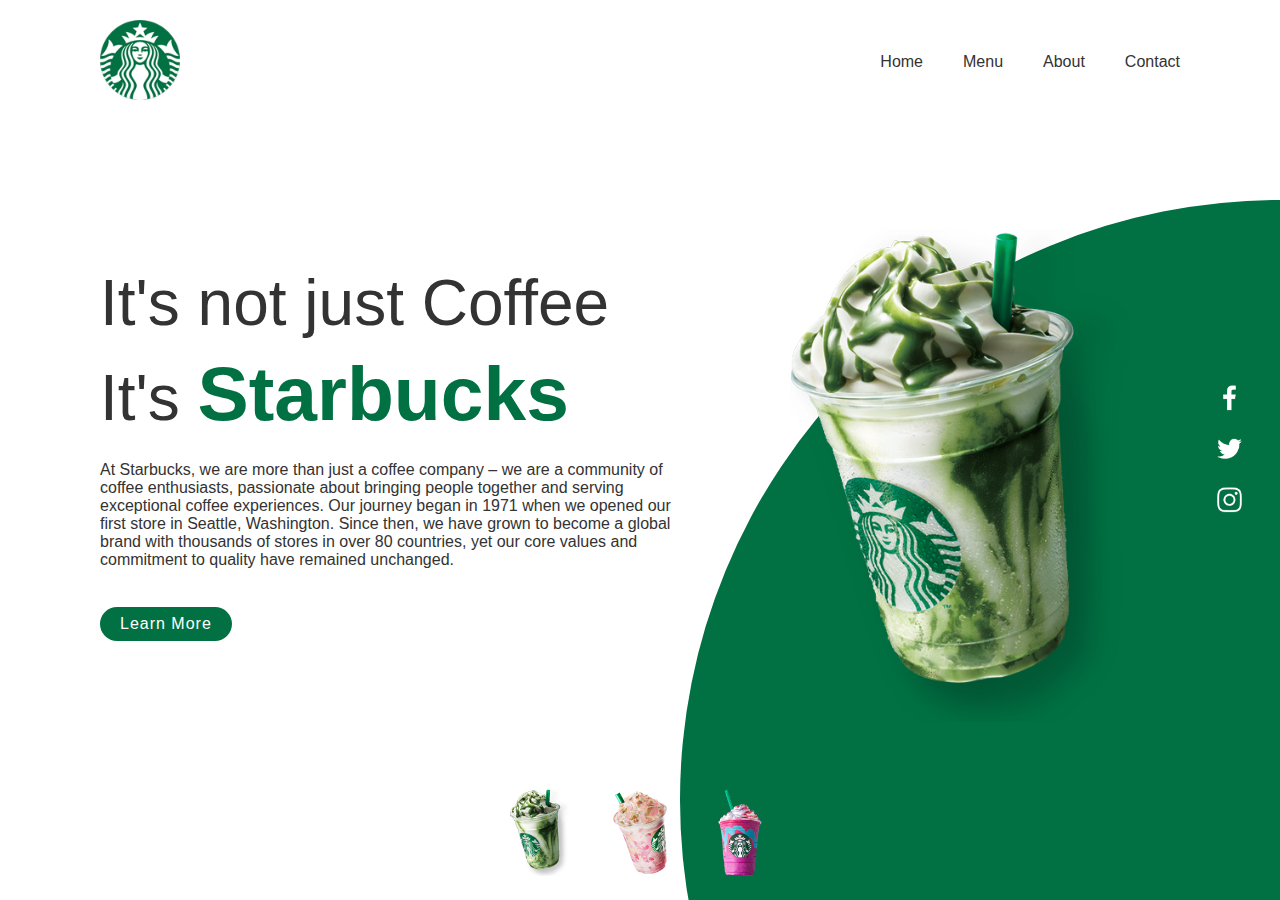
<file: index.html>
<!DOCTYPE html>
<html lang="en">
  <head>
    <meta charset="UTF-8" />
    <meta http-equiv="X-UA-Compatible" content="IE=edge" />
    <meta name="viewport" content="width=device-width, initial-scale=1.0" />
    <link rel="stylesheet" href="style.css" />
    <title>Starbucks Website Landing Page</title>
  </head>
  <body>
    <section>
      <div class="circle"></div>
      <!-- ---Header Start--- -->
      <header>
        <a href="index.html">
          <img src="img/logo.png" alt="starbucks logosu" class="logo" />
        </a>
        <ul>
          <li><a href="index.html">Home</a></li>
          <li><a href="menu.html">Menu</a></li>
          <li><a href="about.html">About</a></li>
          <li><a href="contact.html">Contact</a></li>
        </ul>
      </header>
      <!-- ---Header End--- -->
      <div class="content">
        <div class="textBox">
          <h2>
            It's not just Coffee <br />
            It's <span>Starbucks</span>
          </h2>
          <p>
            <br>At Starbucks, we are more than just a coffee company – we are a community of coffee enthusiasts, passionate about bringing people together and serving exceptional coffee experiences. Our journey began in 1971 when we opened our first store in Seattle, Washington. Since then, we have grown to become a global brand with thousands of stores in over 80 countries, yet our core values and commitment to quality have remained unchanged.<br><br>
          </p>
          <a href="about.html">Learn More</a>
        </div>
        <div class="imgBox">
          <img src="img/img1.png" class="starbucks" />
        </div>
      </div>
      <ul class="thumb">
        <li>
          <img
            src="img/thumb1.png"
            onclick="imgSlider('img/img1.png');changeCircleColor('#017143')"
          />
        </li>
        <li>
          <img
            src="img/thumb2.png"
            onclick="imgSlider('img/img2.png');changeCircleColor('#eb7495')"
          />
        </li>
        <li>
          <img
            src="img/thumb3.png"
            onclick="imgSlider('img/img3.png');changeCircleColor('#d752b1')"
          />
        </li>
      </ul>
      <ul class="sci">
        <li>
          <a href="https://www.facebook.com/Starbucks/" class="social-icon"><img src="img/facebook.png" /></a>
        </li>
        <li>
          <a href="https://twitter.com/starbucksindia?lang=en" class="social-icon"><img src="img/twitter.png" /></a>
        </li>
        <li>
          <a href="https://www.instagram.com/starbucksindia/" class="social-icon"><img src="img/instagram.png" /></a>
        </li>
      </ul>
    </section>

    <script type="text/javascript">
      function imgSlider(anything) {
        document.querySelector(".starbucks").src = anything;
      }

      function changeCircleColor(color) {
        const circle = document.querySelector(".circle");
        circle.style.background = color;
      }
    </script>
  </body>
</html>
</file>
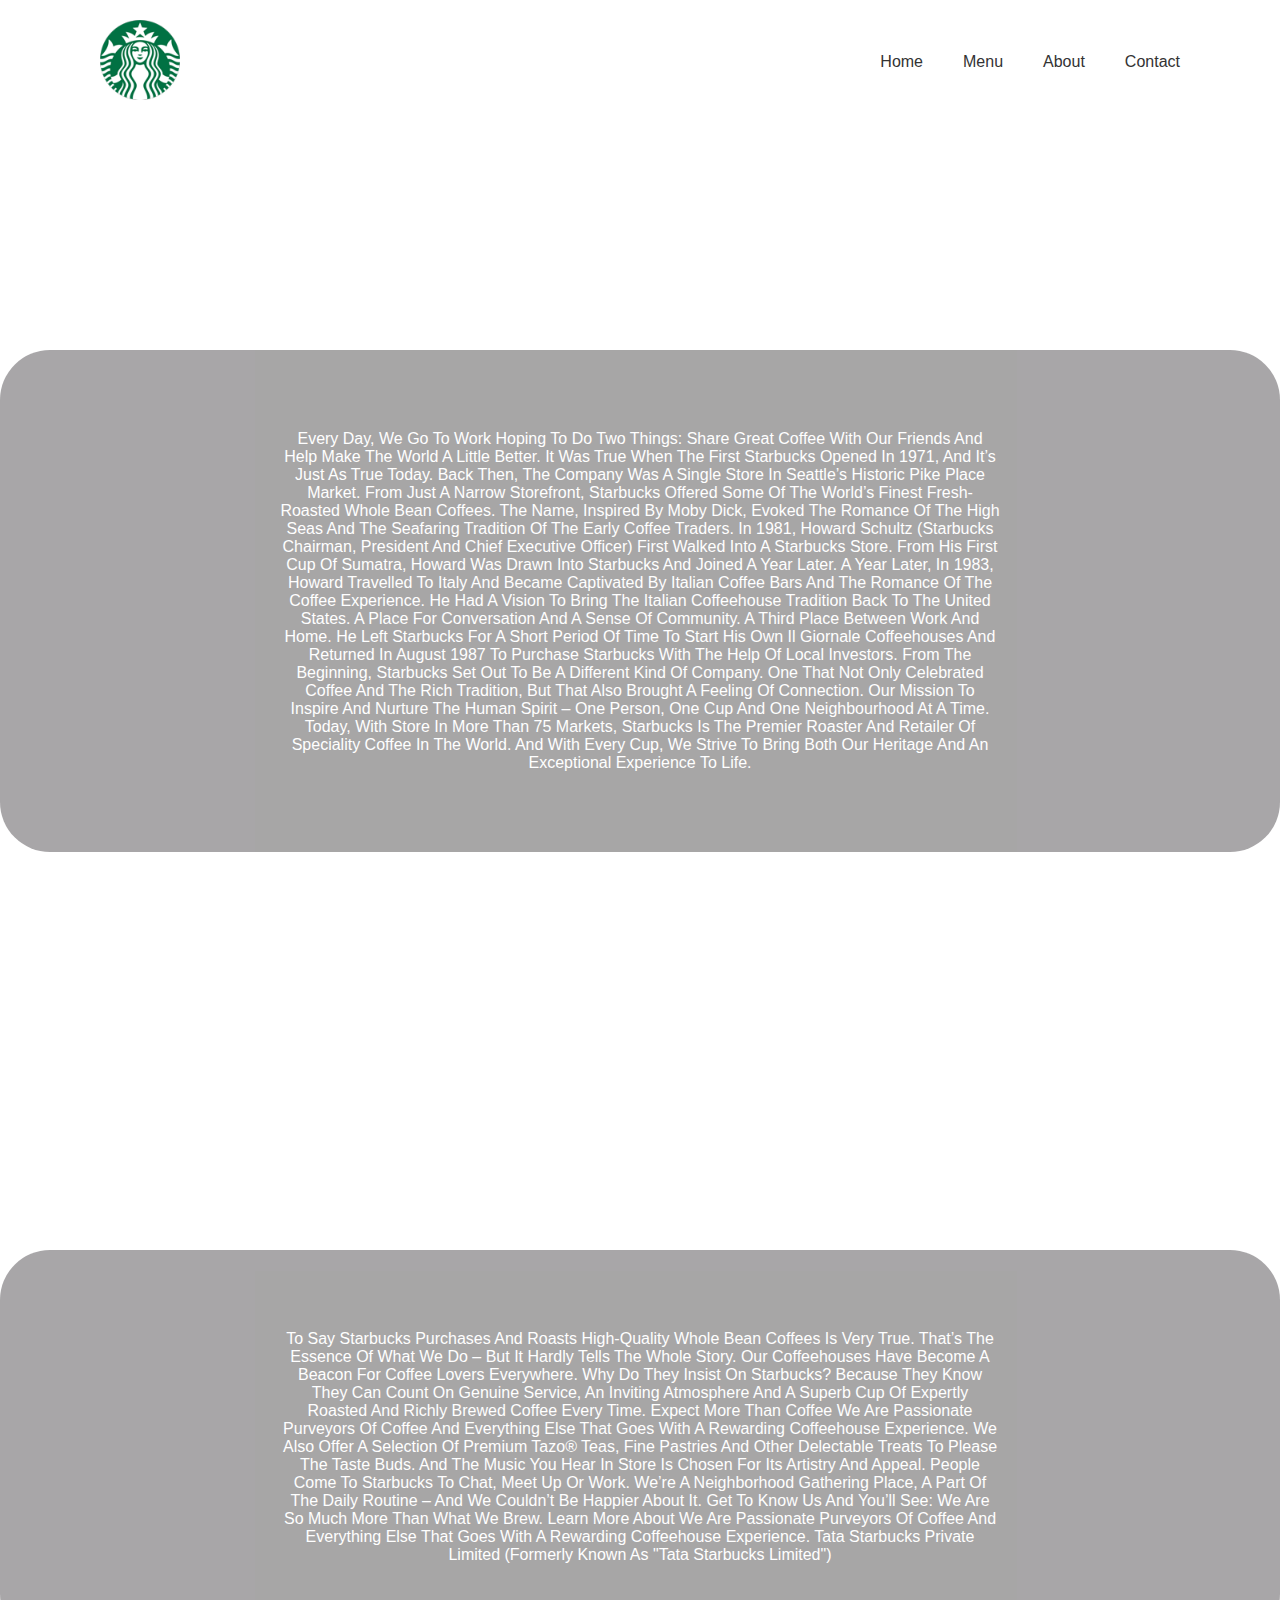
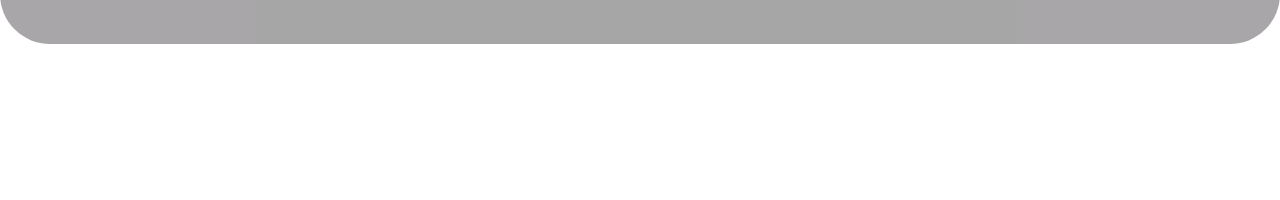
<file: about.html>
<!DOCTYPE html>
<html lang="en">
  <head>
    <meta charset="UTF-8" />
    <meta http-equiv="X-UA-Compatible" content="IE=edge" />
    <meta name="viewport" content="width=device-width, initial-scale=1.0" />
    <link rel="stylesheet" href="style.css" />
    <title>Starbucks Website Landing Page</title>
  </head>
  <body class="about-body">
    <!-- ---Header Start--- -->
    <header>
      <a href="index.html">
        <img src="img/logo.png" alt="starbucks logosu" class="logo" />
      </a>
      <ul>
        <li><a href="index.html">Home</a></li>
        <li><a href="menu.html">Menu</a></li>
        <li><a href="about.html">About</a></li>
        <li><a href="contact.html">Contact</a></li>
      </ul>
    </header>
    <!-- ---Header End--- -->

    <div class="backimg">
      <p class="about-p">
        Every day, we go to work hoping to do two things: share great coffee
        with our friends and help make the world a little better. It was true
        when the first Starbucks opened in 1971, and it’s just as true today.
        Back then, the company was a single store in Seattle’s historic Pike
        Place Market. From just a narrow storefront, Starbucks offered some of
        the world’s finest fresh-roasted whole bean coffees. The name, inspired
        by Moby Dick, evoked the romance of the high seas and the seafaring
        tradition of the early coffee traders. In 1981, Howard Schultz
        (Starbucks chairman, president and chief executive officer) first walked
        into a Starbucks store. From his first cup of Sumatra, Howard was drawn
        into Starbucks and joined a year later. A year later, in 1983, Howard
        travelled to Italy and became captivated by Italian coffee bars and the
        romance of the coffee experience. He had a vision to bring the Italian
        coffeehouse tradition back to the United States. A place for
        conversation and a sense of community. A third place between work and
        home. He left Starbucks for a short period of time to start his own Il
        Giornale coffeehouses and returned in August 1987 to purchase Starbucks
        with the help of local investors. From the beginning, Starbucks set out
        to be a different kind of company. One that not only celebrated coffee
        and the rich tradition, but that also brought a feeling of connection.
        Our mission to inspire and nurture the human spirit – one person, one
        cup and one neighbourhood at a time. Today, with store in more than 75
        markets, Starbucks is the premier roaster and retailer of speciality
        coffee in the world. And with every cup, we strive to bring both our
        heritage and an exceptional experience to life.
      </p>
    </div>
    <div class="backimg1">
      <p class="about-p">
        To say Starbucks purchases and roasts high-quality whole bean coffees is
        very true. That’s the essence of what we do – but it hardly tells the
        whole story. Our coffeehouses have become a beacon for coffee lovers
        everywhere. Why do they insist on Starbucks? Because they know they can
        count on genuine service, an inviting atmosphere and a superb cup of
        expertly roasted and richly brewed coffee every time. Expect More Than
        Coffee We are passionate purveyors of coffee and everything else that
        goes with a rewarding coffeehouse experience. We also offer a selection
        of premium Tazo® teas, fine pastries and other delectable treats to
        please the taste buds. And the music you hear in store is chosen for its
        artistry and appeal. People come to Starbucks to chat, meet up or work.
        We’re a neighborhood gathering place, a part of the daily routine – and
        we couldn’t be happier about it. Get to know us and you’ll see: we are
        so much more than what we brew. Learn More About We are passionate
        purveyors of coffee and everything else that goes with a rewarding
        coffeehouse experience. Tata Starbucks Private Limited (formerly known
        as "Tata Starbucks Limited")
      </p>
    </div>

    <script type="text/javascript">
      function imgSlider(anything) {
        document.querySelector(".starbucks").src = anything;
      }

      function changeCircleColor(color) {
        const circle = document.querySelector(".circle");
        circle.style.background = color;
      }
    </script>
  </body>
</html>
</file>
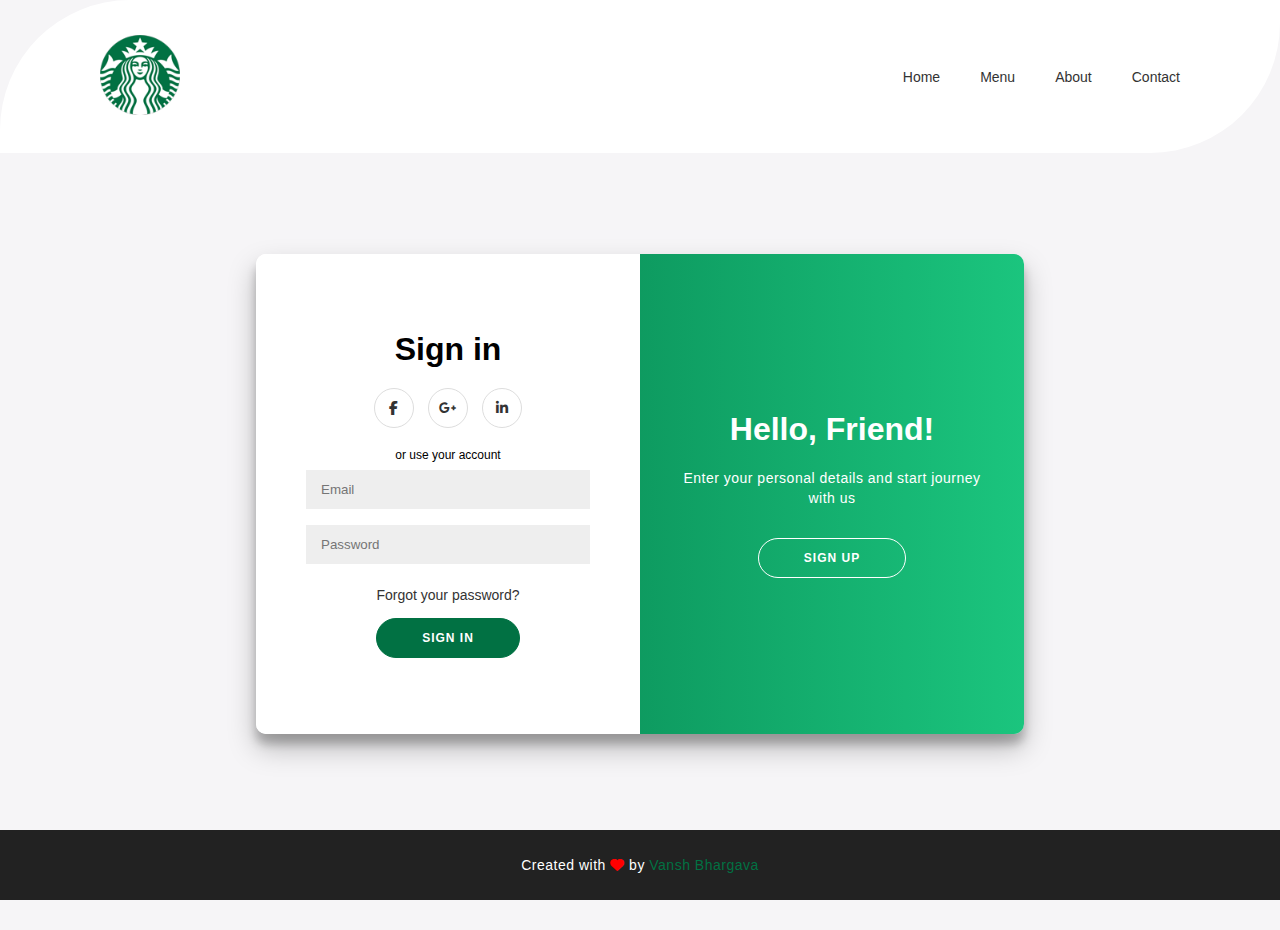
<file: contact.html>
<!DOCTYPE html>
<html lang="en">
  <head>
    <meta charset="UTF-8" />
    <meta http-equiv="X-UA-Compatible" content="IE=edge" />
    <meta name="viewport" content="width=device-width, initial-scale=1.0" />
    <link rel="stylesheet" href="style.css" />
    <title>Starbucks Website Landing Page</title>
    <link rel="stylesheet" href="contact.css" />
    <link
      rel="stylesheet"
      href="https://cdnjs.cloudflare.com/ajax/libs/font-awesome/6.2.0/css/all.min.css"
    />
  </head>
  <body class="about-body">
    <!-- ---Header Start--- -->
    <header>
      <a href="index.html">
        <img src="img/logo.png" alt="starbucks logosu" class="logo" />
      </a>
      <ul>
        <li><a href="index.html">Home</a></li>
        <li><a href="menu.html">Menu</a></li>
        <li><a href="about.html">About</a></li>
        <li><a href="contact.html">Contact</a></li>
      </ul>
    </header>
    <!-- ---Header End--- -->

    <h2>Sign in/up Form</h2>
    <div class="container" id="container">
      <div class="form-container sign-up-container">
        <form action="#">
          <h1>Create Account</h1>
          <div class="social-container">
            <a href="#" class="social"><i class="fab fa-facebook-f"></i></a>
            <a href="#" class="social"><i class="fab fa-google-plus-g"></i></a>
            <a href="#" class="social"><i class="fab fa-linkedin-in"></i></a>
          </div>
          <span>or use your email for registration</span>
          <input type="text" placeholder="Name" />
          <input type="email" placeholder="Email" />
          <input type="password" placeholder="Password" />
          <button>Sign Up</button>
        </form>
      </div>
      <div class="form-container sign-in-container">
        <form action="#">
          <h1>Sign in</h1>
          <div class="social-container">
            <a href="#" class="social"><i class="fab fa-facebook-f"></i></a>
            <a href="#" class="social"><i class="fab fa-google-plus-g"></i></a>
            <a href="#" class="social"><i class="fab fa-linkedin-in"></i></a>
          </div>
          <span>or use your account</span>
          <input type="email" placeholder="Email" />
          <input type="password" placeholder="Password" />
          <a href="#">Forgot your password?</a>
          <button>Sign In</button>
        </form>
      </div>
      <div class="overlay-container">
        <div class="overlay">
          <div class="overlay-panel overlay-left">
            <h1>Welcome Back!</h1>
            <p>
              To keep connected with us please login with your personal info
            </p>
            <button class="ghost" id="signIn">Sign In</button>
          </div>
          <div class="overlay-panel overlay-right">
            <h1>Hello, Friend!</h1>
            <p>Enter your personal details and start journey with us</p>
            <button class="ghost" id="signUp">Sign Up</button>
          </div>
        </div>
      </div>
    </div>

    <footer>
      <p>
        Created with <i class="fa fa-heart"></i> by
        <a target="_blank" href="#">Vansh Bhargava</a>
      </p>
    </footer>

    <script type="text/javascript">
      function imgSlider(anything) {
        document.querySelector(".starbucks").src = anything;
      }

      function changeCircleColor(color) {
        const circle = document.querySelector(".circle");
        circle.style.background = color;
      }
    </script>
  </body>
</html>
</file>
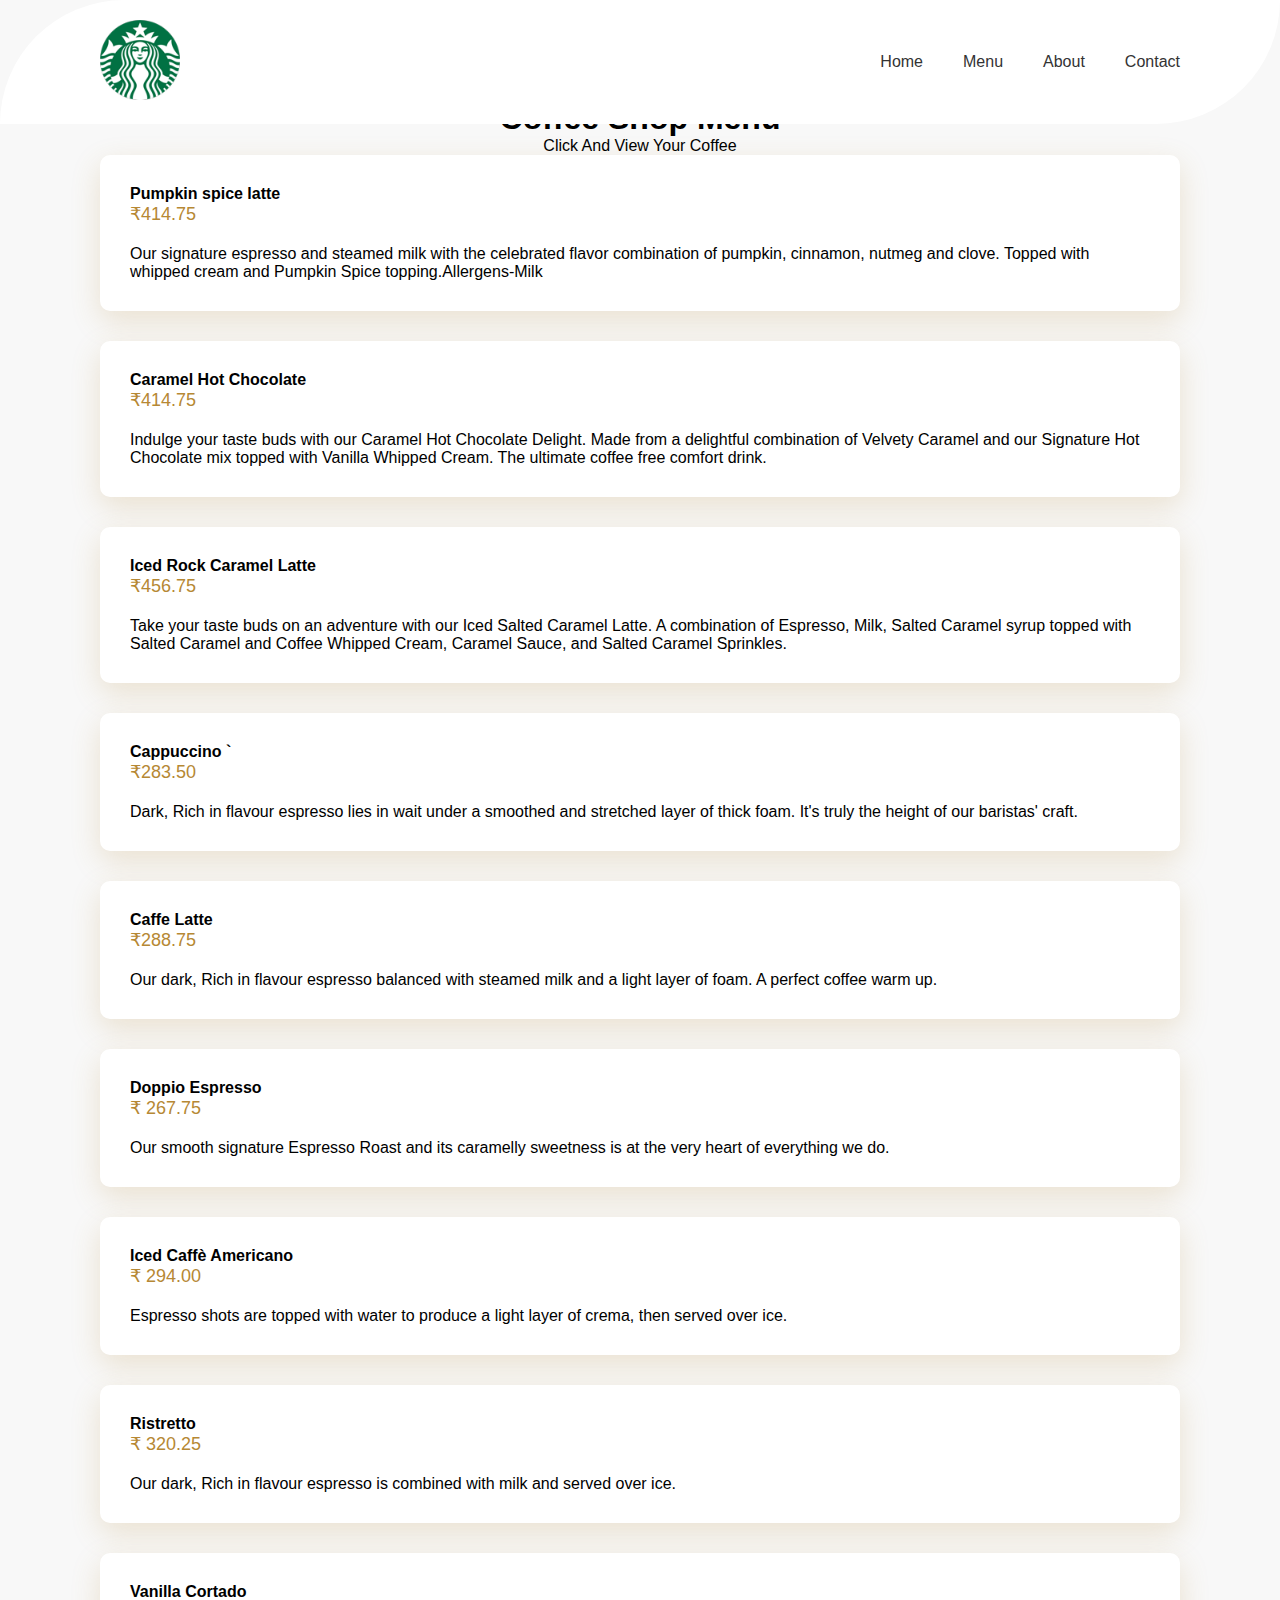
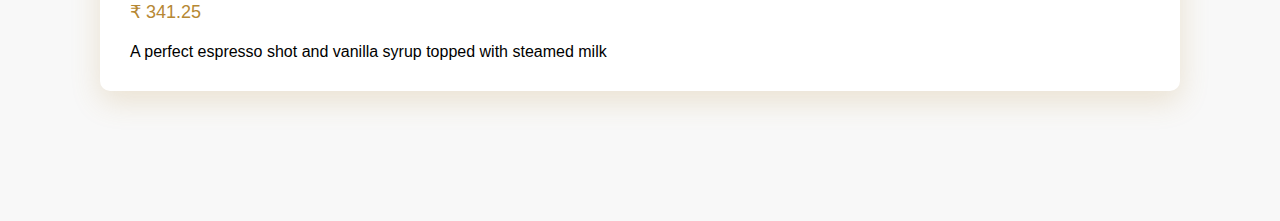
<file: menu.html>
<!DOCTYPE html>
<html lang="en">
  <head>
    <meta charset="UTF-8" />
    <meta http-equiv="X-UA-Compatible" content="IE=edge" />
    <meta name="viewport" content="width=device-width, initial-scale=1.0" />
    <link
      href="https://cdn.jsdelivr.net/npm/bootstrap@5.2.2/dist/css/bootstrap.min.css"
      rel="stylesheet"
      integrity="sha384-Zenh87qX5JnK2Jl0vWa8Ck2rdkQ2Bzep5IDxbcnCeuOxjzrPF/et3URy9Bv1WTRi"
      crossorigin="anonymous"
    />
    <link rel="stylesheet" href="style.css" />
    <title>Document</title>
  </head>
  <body>
    <!-- Start menu Area -->
    <!-- ---Header Start--- -->
    <header>
      <a href="index.html">
        <img src="img/logo.png" alt="starbucks logosu" class="logo" />
      </a>
      <ul>
        <li><a href="index.html">Home</a></li>
        <li><a href="menu.html">Menu</a></li>
        <li><a href="about.html">About</a></li>
        <li><a href="contact.html">Contact</a></li>
      </ul>
    </header>
    <!-- ---Header End--- -->
    <section class="menu-area my-5" id="coffee">
      <div class="container">
        <div class="row d-flex justify-content-center">
          <div class="menu-content pb-60 col-lg-10">
            <div class="title text-center">
              <h1 class="mb-10 mt-20 display-5">Coffee Shop Menu</h1>
              <p class="lead">Click And View Your Coffee</p>
            </div>
          </div>
        </div>
        <div class="row">
          <div class="col-lg-4">
            <div class="single-menu">
              <div class="title-div justify-content-between d-flex">
                <h4>Pumpkin spice latte
                </h4>
                <p class="price float-right">₹414.75 </p>
              </div>
              <p>
                Our signature espresso and steamed milk with the celebrated flavor combination of pumpkin, cinnamon, nutmeg and clove. Topped with whipped cream and Pumpkin Spice topping.Allergens-Milk
              </p>
            </div>
          </div>
          <div class="col-lg-4">
            <div class="single-menu">
              <div class="title-div justify-content-between d-flex">
                <h4>Caramel Hot Chocolate 
                </h4>
                <p class="price float-right">₹414.75</p>
              </div>
              <p>
                Indulge your taste buds with our Caramel Hot Chocolate Delight. Made from a delightful combination of Velvety Caramel and our Signature Hot Chocolate mix topped with Vanilla Whipped Cream. The ultimate coffee free comfort drink.
              </p>
            </div>
          </div>
          <div class="col-lg-4">
            <div class="single-menu">
              <div class="title-div justify-content-between d-flex">
                <h4>Iced Rock Caramel Latte</h4>
                <p class="price float-right">₹456.75</p>
              </div>
              <p>
                Take your taste buds on an adventure with our Iced Salted Caramel Latte. A combination of Espresso, Milk, Salted Caramel syrup topped with Salted Caramel and Coffee Whipped Cream, Caramel Sauce, and Salted Caramel Sprinkles.
              </p>
            </div>
          </div>
          <div class="col-lg-4">
            <div class="single-menu">
              <div class="title-div justify-content-between d-flex">
                <h4>Cappuccino
`                </h4>
                <p class="price float-right">₹283.50</p>
              </div>
              <p>
                Dark, Rich in flavour espresso lies in wait under a smoothed and stretched layer of thick foam. It's truly the height of our baristas' craft.
              </p>
            </div>
          </div>
          <div class="col-lg-4">
            <div class="single-menu">
              <div class="title-div justify-content-between d-flex">
                <h4>Caffe Latte
                </h4>
                <p class="price float-right">₹288.75</p>
              </div>
              <p>
                Our dark, Rich in flavour espresso balanced with steamed milk and a light layer of foam. A perfect coffee warm up.
              </p>
            </div>
          </div>
          <div class="col-lg-4">
            <div class="single-menu">
              <div class="title-div justify-content-between d-flex">
                <h4>Doppio Espresso
                </h4>
                <p class="price float-right">₹ 267.75
                </p>
              </div>
              <p>
                Our smooth signature Espresso Roast and its caramelly sweetness is at the very heart of everything we do.
              </p>
            </div>
          </div>
          <div class="col-lg-4">
            <div class="single-menu">
              <div class="title-div justify-content-between d-flex">
                <h4>Iced Caffè Americano
                </h4>
                <p class="price float-right">₹ 294.00
                </p>
              </div>
              <p>
                Espresso shots are topped with water to produce a light layer of crema, then served over ice.
              </p>
            </div>
          </div>
          <div class="col-lg-4">
            <div class="single-menu">
              <div class="title-div justify-content-between d-flex">
                <h4>Ristretto</h4>
                <p class="price float-right">₹ 320.25</p>
              </div>
              <p>
                Our dark, Rich in flavour espresso is combined with milk and served over ice.
              </p>
            </div>
          </div>
          <div class="col-lg-4">
            <div class="single-menu">
              <div class="title-div justify-content-between d-flex">
                <h4>Vanilla Cortado
                </h4>
                <p class="price float-right">₹ 341.25
                </p>
              </div>
              <p>
                A perfect espresso shot and vanilla syrup topped with steamed milk
              </p>
            </div>
          </div>
        </div>
      </div>
    </section>

    <script src="script.js"></script>
    <script
      src="https://cdn.jsdelivr.net/npm/bootstrap@5.2.2/dist/js/bootstrap.bundle.min.js"
      integrity="sha384-OERcA2EqjJCMA+/3y+gxIOqMEjwtxJY7qPCqsdltbNJuaOe923+mo//f6V8Qbsw3"
      crossorigin="anonymous"
    ></script>
  </body>
</html>
</file>
<file: style.css>
*{
    margin: 0;
    padding: 0;
    box-sizing: border-box;
    font-family: 'Poppins', sans-serif;
}

section {
    position: relative;
    width: 100%;
    min-height: 100vh;
    padding: 100px;
    display: flex;
    justify-content: space-between;
    align-items: center;
    background: #fff;
}

header {
    position: fixed;
    top: 0;
    left: 0;
    width: 100%;
    padding: 20px 100px;
    display: flex;
    justify-content: space-between;
    align-items: center;
    z-index: 9999;
    background: white;
    border-radius: 130px 0px;
}

header .logo {
    position: relative;
    max-width: 80px;
}

header ul {
    position: relative;
    display: flex;
}

header ul li {
    list-style-type: none;
}

header ul li a {
    display: inline-block;
    color: #333;
    font-weight: 400;
    margin-left: 40px;
    text-decoration: none;
}

header ul li a:hover {
    color: #017143;
}

.content {
    position: relative;
    width: 100%;
    display: flex;
    justify-content: space-between;
    align-items: center;
}

.content .textBox {
    position: relative;
    max-width: 600px;
}

.content .textBox h2 {
    color: #333;
    font-size: 4em;
    line-height: 1.4em;
    font-weight: 500;
}

.content .textBox h2 span {
    color: #017143;
    font-size: 1.2em;
    font-weight: 900;
}

.content .textBox p {
    color: #333;
}

.content .textBox a {
    display: inline-block;
    margin-top: 20px;
    padding: 8px 20px;
    background: #017143;
    color: #fff;
    border-radius: 40px;
    font-weight: 500;
    letter-spacing: 1px;
    text-decoration: none;
}

.content .imgBox {
    width: 600px;
    display: flex;
    justify-content: flex-end;
    padding-right: 50px;
    margin-top: 50px;
}

.content .imgBox img {
    max-width: 340px;
}

.thumb {
    position: absolute;
    left: 50%;
    bottom: 20px;
    transform: translateX(-50%);
    display: flex;
}

.thumb li {
    list-style: none;
    display: inline-block;
    margin: 0 20px;
    cursor: pointer;
    transition: 0.5s;
}

.thumb li:hover {
    transform: translateY(-15px);
}

.thumb li img {
    max-width: 60px;
}

.sci {
    position: absolute;
    top: 50%;
    right: 30px;
    transform: translateY(-50%);
    display: flex;
    justify-content: center;
    align-items: center;
    flex-direction: column;
}

.sci li {
    list-style: none;
}

.sci li a {
    display: inline-block;
    margin: 5px 0;
    transform: scale(0.6);
    filter: invert(1);
}

.social-icon:hover{
    transform: translateY(-10px);
    transition: .3s;
}

.circle {
    position: absolute;
    top: 0;
    left: 0;
    width: 100%;
    height: 100%;
    background: #017143;
    clip-path: circle(600px at right 800px);
}

/* Menu CSS */

.menu-area {
    background: #f8f8f8;
    background-image: url("https://images.unsplash.com/photo-1513530176992-0cf39c4cbed4?ixlib=rb-1.2.1&ixid=eyJhcHBfaWQiOjEyMDd9&auto=format&fit=crop&w=1050&q=80");
    background-size: cover;
    background-attachment: fixed;
    background-position: center;
    background-repeat: no-repeat;
}

.single-menu {
    background-color: #fff;
    box-shadow: 0px 10px 30px 0px rgba(182, 136, 52, 0.2);
    border-radius: 10px;
    padding: 30px 30px;
    margin-bottom: 30px;
}

.single-menu:hover {
    background-color: #017143;
    color: #fff;
    box-shadow: 0px 10px 30px 0px rgba(182, 136, 52, 0.2);
    border-radius: 10px;
    padding: 30px 30px;
    margin-bottom: 30px;
}

.single-menu .title-div {
    padding-bottom: 20px;
}

.single-menu .price {
    color: #b68834;
    font-size: 18px;
    font-weight: 300;
}


.single-menu p {
    margin-bottom: 0;
}

.text-center {
    text-align: center;
}

/* About CSS */
* {
    margin: 0;
    padding: 0px;
    box-sizing: border-box;

    font-family: "Segoe UI", Tahoma, Geneva, Verdana, sans-serif;
    word-wrap: wrap;
    scroll-behavior: smooth;
    background-size: 100%;
}

.backimg {
    background-image: url(https://images.hdqwalls.com/wallpapers/starbucks-glass.jpg);
    background-position: center;
    background-repeat: no-repeat;
    background-attachment: fixed;
    width: 100%;
    height: 100vh;
    opacity: 0.8;
}

.about-p {
    text-align: center;
    text-transform: capitalize;
    overflow: scroll;
    scrollbar-color: red;
    overflow: hidden;
    z-index: -1;
    position: relative;
    top: 350px;
    opacity: 1;
    overflow: hidden;
    color: #fff;
    padding: 80px 280px;
    background-color: #2e2a2d85;
    border-radius: 50px;
}

.backimg1 {
    background-image: url(https://p4.wallpaperbetter.com/wallpaper/902/802/364/5bd376533fe5e-wallpaper-preview.jpg);
    background-position: center;
    background-repeat: no-repeat;
    background-attachment: fixed;
    width: 100%;
    height: 100vh;
    opacity: 0.8;
}
</file>
<file: contact.css>
/* Contact CSS */
@import url('https://fonts.googleapis.com/css?family=Montserrat:400,800');

* {
    box-sizing: border-box;
}

body {
    background: #f6f5f7;
    display: flex;
    justify-content: center;
    align-items: center;
    flex-direction: column;
    font-family: 'Montserrat', sans-serif;
    height: 100vh;
    margin: -20px 0 50px;
}

h1 {
    font-weight: bold;
    margin: 0;
}

h2 {
    text-align: center;
}

p {
    font-size: 14px;
    font-weight: 100;
    line-height: 20px;
    letter-spacing: 0.5px;
    margin: 20px 0 30px;
}

span {
    font-size: 12px;
}

a {
    color: #333;
    font-size: 14px;
    text-decoration: none;
    margin: 15px 0;
}

button {
    border-radius: 20px;
    border: 1px solid #017143;
    background-color: #017143;
    color: #FFFFFF;
    font-size: 12px;
    font-weight: bold;
    padding: 12px 45px;
    letter-spacing: 1px;
    text-transform: uppercase;
    transition: transform 80ms ease-in;
}

button:active {
    transform: scale(0.95);
}

button:focus {
    outline: none;
}

button.ghost {
    background-color: transparent;
    border-color: #FFFFFF;
}

form {
    background-color: #FFFFFF;
    display: flex;
    align-items: center;
    justify-content: center;
    flex-direction: column;
    padding: 0 50px;
    height: 100%;
    text-align: center;
}

input {
    background-color: #eee;
    border: none;
    padding: 12px 15px;
    margin: 8px 0;
    width: 100%;
}

.container {
    margin-top: 100px;
    background-color: #fff;
    border-radius: 10px;
    box-shadow: 0 14px 28px rgba(0, 0, 0, 0.25),
        0 10px 10px rgba(0, 0, 0, 0.22);
    position: relative;
    overflow: hidden;
    width: 768px;
    max-width: 100%;
    min-height: 480px;
}

.form-container {
    position: absolute;
    top: 0;
    height: 100%;
    transition: all 0.6s ease-in-out;
}

.sign-in-container {
    left: 0;
    width: 50%;
    z-index: 2;
}

.container.right-panel-active .sign-in-container {
    transform: translateX(100%);
}

.sign-up-container {
    left: 0;
    width: 50%;
    opacity: 0;
    z-index: 1;
}

.container.right-panel-active .sign-up-container {
    transform: translateX(100%);
    opacity: 1;
    z-index: 5;
    animation: show 0.6s;
}

@keyframes show {

    0%,
    49.99% {
        opacity: 0;
        z-index: 1;
    }

    50%,
    100% {
        opacity: 1;
        z-index: 5;
    }
}

.overlay-container {
    position: absolute;
    top: 0;
    left: 50%;
    width: 50%;
    height: 100%;
    overflow: hidden;
    transition: transform 0.6s ease-in-out;
    z-index: 100;
}

.container.right-panel-active .overlay-container {
    transform: translateX(-100%);
}

.overlay {
    background: #FF416C;
    background: -webkit-linear-gradient(to right, #017143, #017143);
    background: linear-gradient(to right, #017143, #1bc57e);
    background-repeat: no-repeat;
    background-size: cover;
    background-position: 0 0;
    color: #FFFFFF;
    position: relative;
    left: -100%;
    height: 100%;
    width: 200%;
    transform: translateX(0);
    transition: transform 0.6s ease-in-out;
}

.container.right-panel-active .overlay {
    transform: translateX(50%);
}

.overlay-panel {
    position: absolute;
    display: flex;
    align-items: center;
    justify-content: center;
    flex-direction: column;
    padding: 0 40px;
    text-align: center;
    top: 0;
    height: 100%;
    width: 50%;
    transform: translateX(0);
    transition: transform 0.6s ease-in-out;
}

.overlay-left {
    transform: translateX(-20%);
}

.container.right-panel-active .overlay-left {
    transform: translateX(0);
}

.overlay-right {
    right: 0;
    transform: translateX(0);
}

.container.right-panel-active .overlay-right {
    transform: translateX(20%);
}

.social-container {
    margin: 20px 0;
}

.social-container a {
    border: 1px solid #DDDDDD;
    border-radius: 50%;
    display: inline-flex;
    justify-content: center;
    align-items: center;
    margin: 0 5px;
    height: 40px;
    width: 40px;
}

footer {
    background-color: #222;
    color: #fff;
    font-size: 14px;
    bottom: 0;
    position: fixed;
    left: 0;
    right: 0;
    text-align: center;
    z-index: 999;
    padding: 15px;

}

footer p {
    margin: 10px 0;
}

footer i {
    color: red;
}

footer a {
    color: #017143;
    text-decoration: none;
}
</file>
